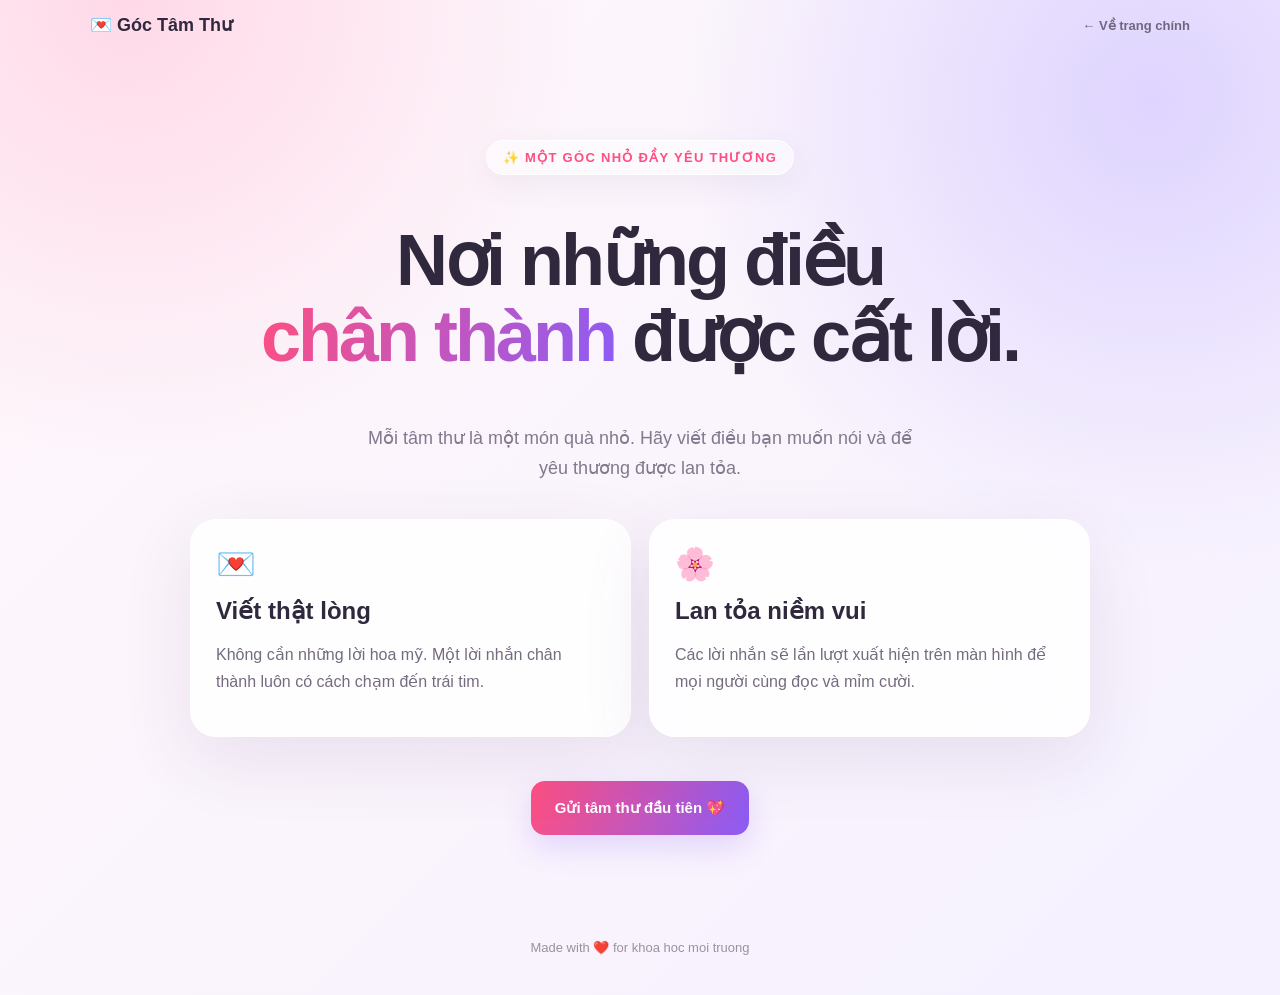
<file: about.html>
<!doctype html>
<html lang="vi">
<head>
  <meta charset="UTF-8">
  <meta name="viewport" content="width=device-width,initial-scale=1">
  <title>Về Góc Tâm Thư 💌</title>
  <link rel="stylesheet" href="style.css">
</head>
<body class="about-page">
  <div id="fx"></div>
  <nav class="topbar" aria-label="Điều hướng chính">
    <a class="brand" href="index.html">💌 <span>Góc Tâm Thư</span></a>
    <a class="back-link" href="index.html">← Về trang chính</a>
  </nav>
  <main class="about-content">
    <div class="badge">✨ MỘT GÓC NHỎ ĐẦY YÊU THƯƠNG</div>
    <h1>Nơi những điều<br><em>chân thành</em> được cất lời.</h1>
    <p class="about-lead">Mỗi tâm thư là một món quà nhỏ. Hãy viết điều bạn muốn nói và để yêu thương được lan tỏa.</p>
    <div class="about-grid">
      <section class="card"><span class="about-icon">💌</span><h2>Viết thật lòng</h2><p>Không cần những lời hoa mỹ. Một lời nhắn chân thành luôn có cách chạm đến trái tim.</p></section>
      <section class="card"><span class="about-icon">🌸</span><h2>Lan tỏa niềm vui</h2><p>Các lời nhắn sẽ lần lượt xuất hiện trên màn hình để mọi người cùng đọc và mỉm cười.</p></section>
    </div>
    <a class="primary about-cta" href="index.html#send">Gửi tâm thư đầu tiên 💖</a>
  </main>
  <footer>Made with ❤️ for khoa hoc moi truong</footer>
</body>
</html>
</file>
<file: style.css>
*{box-sizing:border-box}html{scroll-behavior:smooth}body{margin:0;color:#30283d;font-family:Inter,Segoe UI,Arial,sans-serif;background:radial-gradient(circle at 10% 0,#ffd9e8,transparent 30%),radial-gradient(circle at 90% 10%,#ded4ff,transparent 32%),linear-gradient(135deg,#fff7fa,#f5f1ff);min-height:100vh;overflow-x:hidden}.topbar{position:sticky;top:0;z-index:10;width:min(1100px,calc(100% - 28px));margin:auto;padding:14px 0;display:flex;justify-content:space-between;align-items:center}.brand{color:#30283d;text-decoration:none;font-weight:900;font-size:18px}.nav-links{display:flex;gap:18px;align-items:center}.nav-links a,.nav-links button{color:#71677d;text-decoration:none;background:none;border:0;font:inherit;font-size:13px;font-weight:750;cursor:pointer}.nav-links button{color:#ff4f81}.hero,main,footer{position:relative;z-index:2}.hero{text-align:center;padding:72px 18px 42px}.badge{display:inline-block;background:#fff8;border:1px solid #fff;padding:9px 16px;border-radius:999px;color:#ff4f81;font-weight:800;font-size:13px;letter-spacing:1.3px;box-shadow:0 10px 30px #5b416b12}.hero h1{font-size:clamp(40px,7vw,72px);line-height:1;margin:20px 0 14px;letter-spacing:-3px}.hero h1 em{font-style:normal;background:linear-gradient(110deg,#ff4f81,#8b5cf6);color:transparent;background-clip:text}.hero p{color:#82798c;font-size:17px}.hero-actions{display:flex;justify-content:center;gap:10px;flex-wrap:wrap;margin-top:25px}.hero-actions a,.hero-actions button{border:0;border-radius:13px;padding:12px 18px;text-decoration:none;font-weight:800;cursor:pointer;background:#fff;color:#3b3247}.hero-actions a{background:linear-gradient(110deg,#ff4f81,#8b5cf6);color:#fff}.hero-stats{display:flex;justify-content:center;gap:14px;color:#93899c;font-size:12px;margin-top:26px}.hero-stats b{color:#ff4f81}.hero-stats i{width:4px;height:4px;background:#d3c7d9;border-radius:50%;align-self:center}main{width:min(900px,calc(100% - 28px));margin:auto}
.music-player{position:fixed;left:-220px;bottom:0;width:200px;height:113px;overflow:hidden;pointer-events:none;opacity:0}.card,.screen-card{background:#ffffffd9;backdrop-filter:blur(18px);border:1px solid #ffffff;box-shadow:0 22px 70px #59436b1c;border-radius:26px}.card{padding:25px;margin-bottom:20px}.section-title{display:flex;justify-content:space-between;align-items:flex-start}.section-title h2,.section-title h3{margin:5px 0 18px}.eyebrow{font-size:10px;letter-spacing:1.5px;color:#b19caf;font-weight:900}.step{color:#d5c7d8;font-weight:900;font-size:24px}.grid{display:grid;grid-template-columns:1fr 1fr;gap:16px}label{display:block;font-weight:750;font-size:14px;margin-bottom:17px;position:relative}input,select,textarea{font:inherit;width:100%;margin-top:8px;border:1px solid #e8e0ec;border-radius:14px;background:#fff;padding:13px 14px;outline:none;color:#30283d}input,select{height:50px}textarea{height:135px;resize:vertical;padding-bottom:32px}input:focus,select:focus,textarea:focus{border-color:#ff5b8a;box-shadow:0 0 0 4px #ff5b8a16}.counter{position:absolute;right:12px;bottom:11px;color:#aaa0af;font-size:12px}.check-row{font-size:13px;font-weight:600;color:#82798c}.check-row input{width:auto;margin:0 8px 0 0;accent-color:#ff5b8a}.form-actions{display:flex;gap:10px}.primary,.secondary{height:54px;border:0;border-radius:14px;font-size:15px;font-weight:850;cursor:pointer}.primary{flex:1;background:linear-gradient(110deg,#ff4f81,#8b5cf6);color:white;box-shadow:0 12px 30px #8b5cf633}.primary:disabled{opacity:.65;cursor:wait}.secondary{padding:0 18px;background:#f4edf6;color:#756b7e}.screen-card{padding:18px;margin-bottom:20px}.screen-head{display:flex;justify-content:space-between;padding:4px 5px 14px;font-size:13px}.screen-head b{color:#ff4f81}.screen-head span{color:#439568}.screen-head i{display:inline-block;width:8px;height:8px;border-radius:50%;background:#46c27b;margin-right:5px}.screen{min-height:390px;border-radius:20px;display:grid;place-items:center;text-align:center;padding:35px;background:radial-gradient(circle at 50% 0,#fff,transparent 55%),linear-gradient(145deg,#fff8fb,#f5f1ff);overflow:hidden}.screen[data-type*="Chúc mừng"]{background:linear-gradient(145deg,#fff9e8,#fff1f4)}.screen[data-type*="Lời yêu thương"]{background:linear-gradient(145deg,#fff0f5,#ffe5ed)}.screen[data-type*="Lời chúc"]{background:linear-gradient(145deg,#f7f0ff,#e9e3ff)}.empty{display:flex;flex-direction:column;gap:10px;color:#a198aa;font-size:80px}.empty strong{font-size:19px;color:#6d6376}.empty small{font-size:13px}.letter{max-width:680px;animation:in .55s ease}.letter .tag{display:inline-block;background:#fff;padding:8px 14px;border-radius:999px;color:#ff4f81;font-size:13px;font-weight:850;box-shadow:0 7px 25px #5b416b12}.letter h2{font-size:clamp(25px,5vw,42px);margin:18px 0 12px}.letter p{font-size:clamp(18px,3vw,27px);line-height:1.6;white-space:pre-wrap;margin:0}.letter small{display:block;margin-top:18px;color:#968d9d}.delete-letter{margin-top:22px;border:1px solid #f1d5df;border-radius:10px;background:#fff4f7;color:#c15b78;padding:9px 13px;cursor:pointer;font-size:12px;font-weight:750}.delete-letter:hover{background:#ffe6ee}.controls{display:flex;justify-content:center;align-items:center;gap:15px;padding-top:15px;flex-wrap:wrap}.controls button{border:0;background:#fff;border-radius:10px;padding:9px 14px;cursor:pointer}.controls button[aria-pressed="true"]{background:#30283d;color:#fff}.controls span{min-width:55px;text-align:center;color:#8a8190;font-size:13px}.info{color:#756b7e;font-size:13px;line-height:1.7}.info h3{color:#30283d}.toast{position:fixed;z-index:20;right:20px;bottom:20px;background:#30283d;color:#fff;padding:14px 18px;border-radius:14px;box-shadow:0 12px 35px #30283d35;transform:translateY(20px);opacity:0;pointer-events:none;transition:.3s}.toast.show{transform:none;opacity:1}.toast.error{background:#c64768}footer{text-align:center;color:#9b91a0;padding:15px 0 40px;font-size:13px}.float{position:absolute;bottom:-60px;animation:up linear forwards;opacity:.7}.spark{position:absolute;animation:spark .9s ease-out forwards}@keyframes up{to{transform:translateY(-115vh) rotate(360deg);opacity:0}}@keyframes spark{to{transform:translateY(-100px) scale(1.5);opacity:0}}@keyframes in{from{opacity:0;transform:translateY(16px) scale(.98)}to{opacity:1;transform:none}}.presentation .topbar,.presentation .hero,.presentation #send,.presentation .info,.presentation footer{display:none}.presentation main{width:min(1100px,calc(100% - 40px));padding-top:8vh}.presentation .screen-card{min-height:80vh;display:flex;flex-direction:column;justify-content:center}.presentation .screen{min-height:65vh}.presentation .letter p{font-size:clamp(26px,4vw,52px)}@media(prefers-reduced-motion:reduce){*,*::before,*::after{animation-duration:.01ms!important;transition-duration:.01ms!important}}@media(max-width:620px){.topbar{padding:12px 0}.brand span,.nav-links a{display:none}.hero{padding-top:40px}.grid{grid-template-columns:1fr}.form-actions{flex-direction:column-reverse}.secondary{width:100%}.screen{min-height:330px;padding:22px}.hero h1{letter-spacing:-2px}.card{padding:20px}}
 .floating-page-button{position:fixed;right:22px;bottom:22px;z-index:12;display:flex;align-items:center;gap:8px;padding:13px 17px;border-radius:999px;background:linear-gradient(110deg,#ff4f81,#8b5cf6);color:#fff;text-decoration:none;font-size:13px;font-weight:850;box-shadow:0 12px 30px #8b5cf655;transition:transform .25s,box-shadow .25s}.floating-page-button:hover{transform:translateY(-4px);box-shadow:0 16px 35px #8b5cf677}.about-content{width:min(900px,calc(100% - 28px));margin:10vh auto;text-align:center}.about-content h1{font-size:clamp(40px,7vw,72px);line-height:1.05;letter-spacing:-3px}.about-content h1 em{font-style:normal;background:linear-gradient(110deg,#ff4f81,#8b5cf6);color:transparent;background-clip:text}.about-lead{max-width:560px;margin:0 auto 35px;color:#82798c;font-size:18px;line-height:1.7}.about-grid{display:grid;grid-template-columns:1fr 1fr;gap:18px;text-align:left}.about-icon{font-size:32px}.about-grid h2{margin:14px 0 8px}.about-grid p{color:#756b7e;line-height:1.7}.about-cta{display:inline-flex;align-items:center;justify-content:center;text-decoration:none;padding:0 24px;margin-top:24px}.back-link{color:#71677d;text-decoration:none;font-size:13px;font-weight:750}.presentation .floating-page-button{display:none}@media(max-width:620px){.floating-page-button{right:14px;bottom:14px;padding:12px 14px}.floating-page-button span{display:none}.about-grid{grid-template-columns:1fr}.about-content{margin-top:7vh}}
</file>
